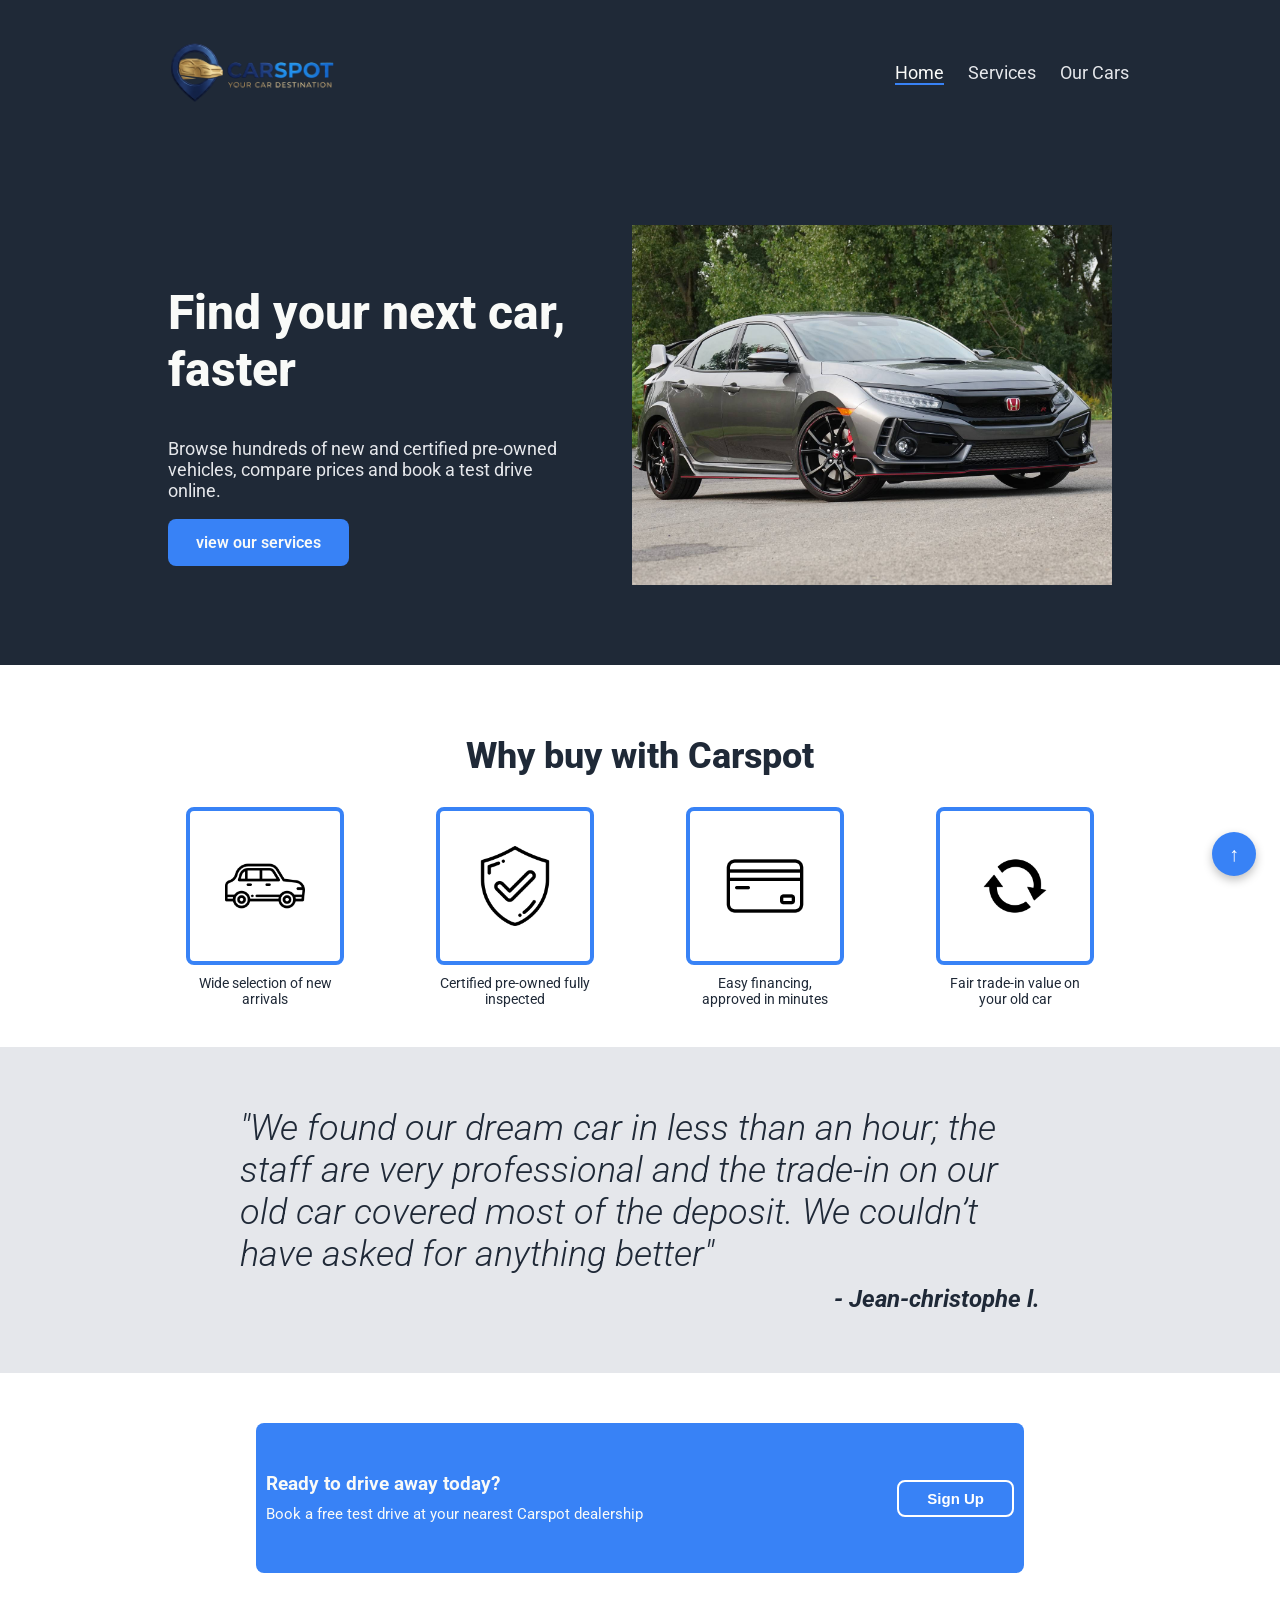
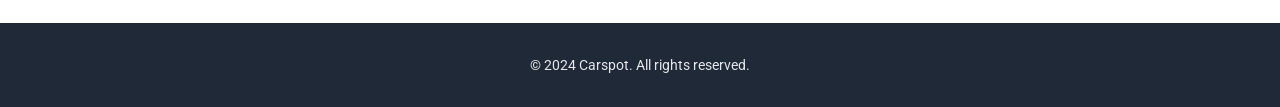
<file: index.html>
<!doctype html>
<html lang="en">
  <head>
    <meta charset="UTF-8" />
    <meta name="viewport" content="width=device-width, initial-scale=1.0" />
    <link rel="stylesheet" href="style.css" />
    <title>Carspot</title>
  </head>
  <body class="main-content">
    <div class="container">
      <header class="header container">
        <img src="./imagess/Carspot-logo.png" alt="Carspot logo" />
        <input type="checkbox" id="menu-toggle" class="burger-toggle" />
        <label for="menu-toggle" class="burger">
          <span></span>
          <span></span>
          <span></span>
        </label>
        <nav class="navigation">
          <a href="./index.html" class="active">Home</a>
          <a href="./services.html">Services</a>
          <a href="./ourCars.html">Our Cars</a>
        </nav>
      </header>
    </div>
    <main>
      <div class="container">
        <section class="hero">
          <div class="hero-text">
            <h1>Find your next car, faster</h1>
            <p>
              Browse hundreds of new and certified pre-owned vehicles, compare
              prices and book a test drive online.
            </p>
            <a href="./services.html" class="service_link">view our services</a>
          </div>
          <img
            src="./imagess/car2.jpeg"
            alt="This placeholder show a car on our park"
          />
        </section>
      </div>

      <section class="info">
        <h2>Why buy with Carspot</h2>
        <div class="info-cards">
            <figure class="info-item">
                <div class="info-card">
                    <img src="./imagess/auto.png" alt="" />
                </div>
                <figcaption>Wide selection of new arrivals</figcaption>
            </figure>
            <figure class="info-item">
                <div class="info-card">
                    <img src="./imagess/info-icon.png" alt="" />
                </div>
                <figcaption>Certified pre-owned fully inspected</figcaption>
            </figure>
            <figure class="info-item">
                <div class="info-card">
                    <img src="./imagess/credit_card-icon.png" alt="" />
                </div>
                <figcaption>Easy financing, approved in minutes</figcaption>
            </figure>
            <figure class="info-item">
                <div class="info-card">
                    <img src="./imagess/arrow_info-icon.png" alt="" />
                </div>
                <figcaption>Fair trade-in value on your old car</figcaption>
            </figure>
        </div>
      </section>
      <section class="citations">
        <blockquote>
          "We found our dream car in less than an hour; the staff are very
          professional and the trade-in on our old car covered most of the
          deposit. We couldn’t have asked for anything better"
          <cite class="author">- Jean-christophe l.</cite>
        </blockquote>
      </section>

      <section class="call-to-action">
        <div class="action-container">
          <div>
            <h3>Ready to drive away today?</h3>
            <p>Book a free test drive at your nearest Carspot dealership</p>
          </div>
          <button class="action-button">Sign Up</button>
        </div>
      </section>
    </main>
    <footer class="footer">
      <p>&copy; 2024 Carspot. All rights reserved.</p>
    </footer>
    <a href="#" class="back-to-top" aria-label="Back to top">&uarr;</a>
  </body>
</html>
</file>
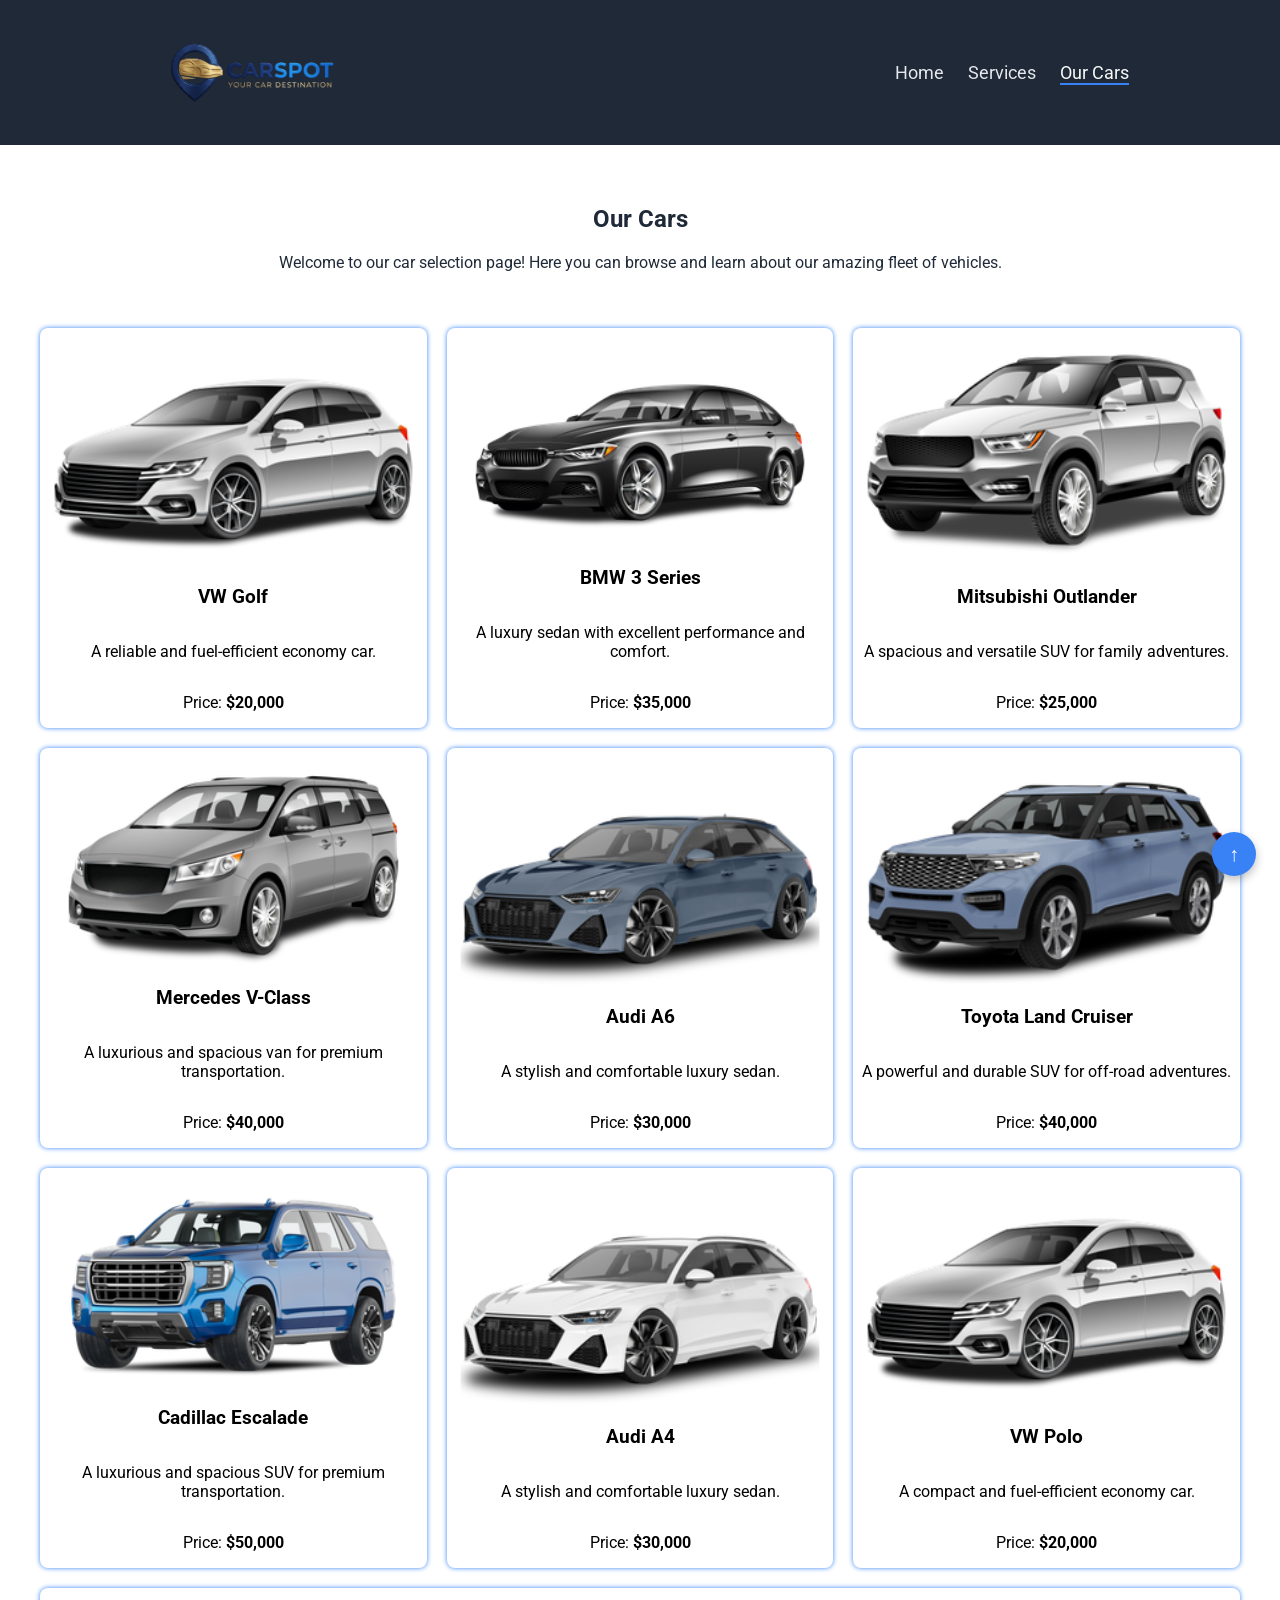
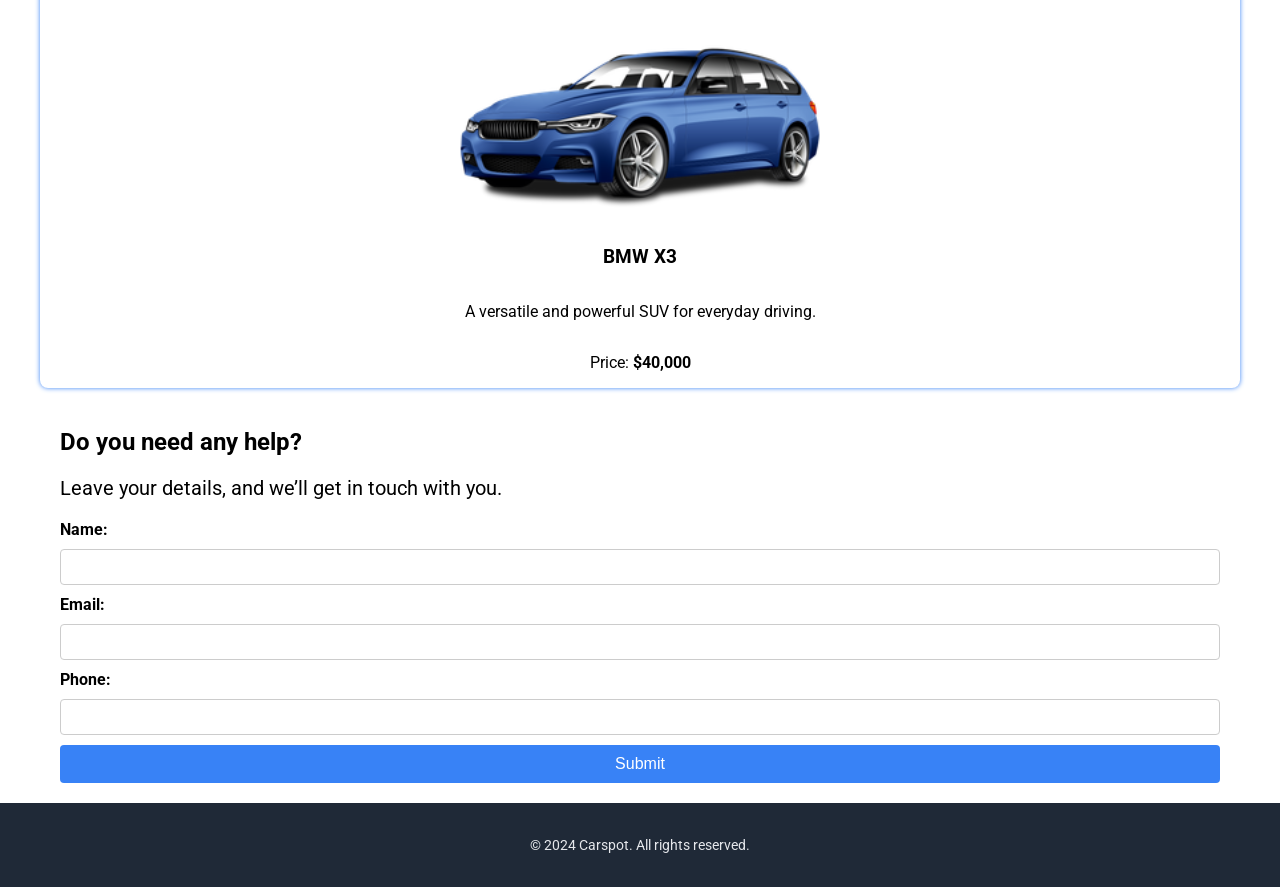
<file: ourCars.html>
<!DOCTYPE html>
<html lang="en">

<head>
    <meta charset="UTF-8">
    <meta name="viewport" content="width=device-width, initial-scale=1.0">
    <link rel="stylesheet" href="style.css">
    <link rel="stylesheet" href="ourCars.css">
    <title>Carspot</title>
</head>

<body class="main-content">

    <div class="container">
        <header class="header">
            <img src="./imagess/Carspot-logo.png" alt="Carspot logo">
            <input type="checkbox" id="menu-toggle" class="burger-toggle">
            <label for="menu-toggle" class="burger">
                <span></span>
                <span></span>
                <span></span>
            </label>
            <nav class="navigation">
                <a href="./index.html">Home</a>
                <a href="./services.html">Services</a>
                <a href="./ourCars.html" class="active">Our Cars</a>
            </nav>
        </header>
    </div>
    <main class="our-cars-content">
        <section class="info">
            <h1>Our Cars</h1>
            <p>Welcome to our car selection page! Here you can browse and learn about our amazing fleet of vehicles.
            </p>
        </section>
        <section class="car-list">
            <article class="car-item">
                <div class="car-image">
                    <img src="./assets/images/cars/02_economy_white.png" alt="White Car Model 2">
                </div>

                <h3>VW Golf</h3>
                <p>A reliable and fuel-efficient economy car.</p>
                <p>Price: <strong>$20,000</strong></p>
            </article>
            <article class="car-item">
                <div class="car-image">
                    <img src="./assets/images/cars/04_premium.png" alt="White Car Model 2">
                </div>

                <h3>BMW 3 Series</h3>
                <p>A luxury sedan with excellent performance and comfort.</p>
                <p>Price: <strong>$35,000</strong></p>
            </article>
            <article class="car-item">
                <div class="car-image">
                    <img src="./assets/images/cars/05_suv-small_white.png" alt="White Car Model 2">
                </div>

                <h3>Mitsubishi Outlander</h3>
                <p>A spacious and versatile SUV for family adventures.</p>
                <p>Price: <strong>$25,000</strong></p>
            </article>
            <article class="car-item">
                <div class="car-image">
                    <img src="./assets/images/cars/11_van_grey.png" alt="White Car Model 2">
                </div>

                <h3>Mercedes V-Class</h3>
                <p>A luxurious and spacious van for premium transportation.</p>
                <p>Price: <strong>$40,000</strong></p>
            </article>
            <article class="car-item">
                <div class="car-image">
                    <img src="./assets/images/cars/42_wagon_blue.png" alt="White Car Model 2">
                </div>

                <h3>Audi A6</h3>
                <p>A stylish and comfortable luxury sedan.</p>
                <p>Price: <strong>$30,000</strong></p>
            </article>
            <article class="car-item">
                <div class="car-image">
                    <img src="./assets/images/cars/28_suv_medium_blue.png" alt="White Car Model 2">
                </div>

                <h3>Toyota Land Cruiser</h3>
                <p>A powerful and durable SUV for off-road adventures.</p>
                <p>Price: <strong>$40,000</strong></p>
            </article>
            <article class="car-item">
                <div class="car-image">
                    <img src="./assets/images/cars/35_suv_large_blue.png" alt="White Car Model 2">
                </div>

                <h3>Cadillac Escalade</h3>
                <p>A luxurious and spacious SUV for premium transportation.</p>
                <p>Price: <strong>$50,000</strong></p>
            </article>
            <article class="car-item">
                <div class="car-image">
                    <img src="./assets/images/cars/42_wagon_white.png" alt="White Car Model 2">
                </div>

                <h3>Audi A4</h3>
                <p>A stylish and comfortable luxury sedan.</p>
                <p>Price: <strong>$30,000</strong></p>
            </article>
            <article class="car-item">
                <div class="car-image">
                    <img src="./assets/images/cars/02_economy_white.png" alt="White Car Model 2">
                </div>

                <h3>VW Polo</h3>
                <p>A compact and fuel-efficient economy car.</p>
                <p>Price: <strong>$20,000</strong></p>
            </article>
            <article class="car-item">
                <div class="car-image">
                    <img src="./assets/images/cars/10_station-wagon_blue.png" alt="White Car Model 2">
                </div>

                <h3>BMW X3</h3>
                <p>A versatile and powerful SUV for everyday driving.</p>
                <p>Price: <strong>$40,000</strong></p>
            </article>

        </section>

        <section class="contactUs">
            <h2>Do you need any help?</h2>
            <p>Leave your details, and we’ll get in touch with you.</p>


            <form action="#" method="post" class="contactUs-form">
                <label for="name">Name:</label>
                <input type="text" id="name" name="name" required>

                <label for="email">Email:</label>
                <input type="email" id="email" name="email" required>

                <label for="tel">Phone:</label>
                <input type="tel" id="tel" name="tel" required>

                <button type="submit">Submit</button>
            </form>



        </section>
    </main>



    <footer class="footer">
        <p>&copy; 2024 Carspot. All rights reserved.</p>
    </footer>
    <a href="#" class="back-to-top" aria-label="Back to top">&uarr;</a>
</body>

</html>
</file>
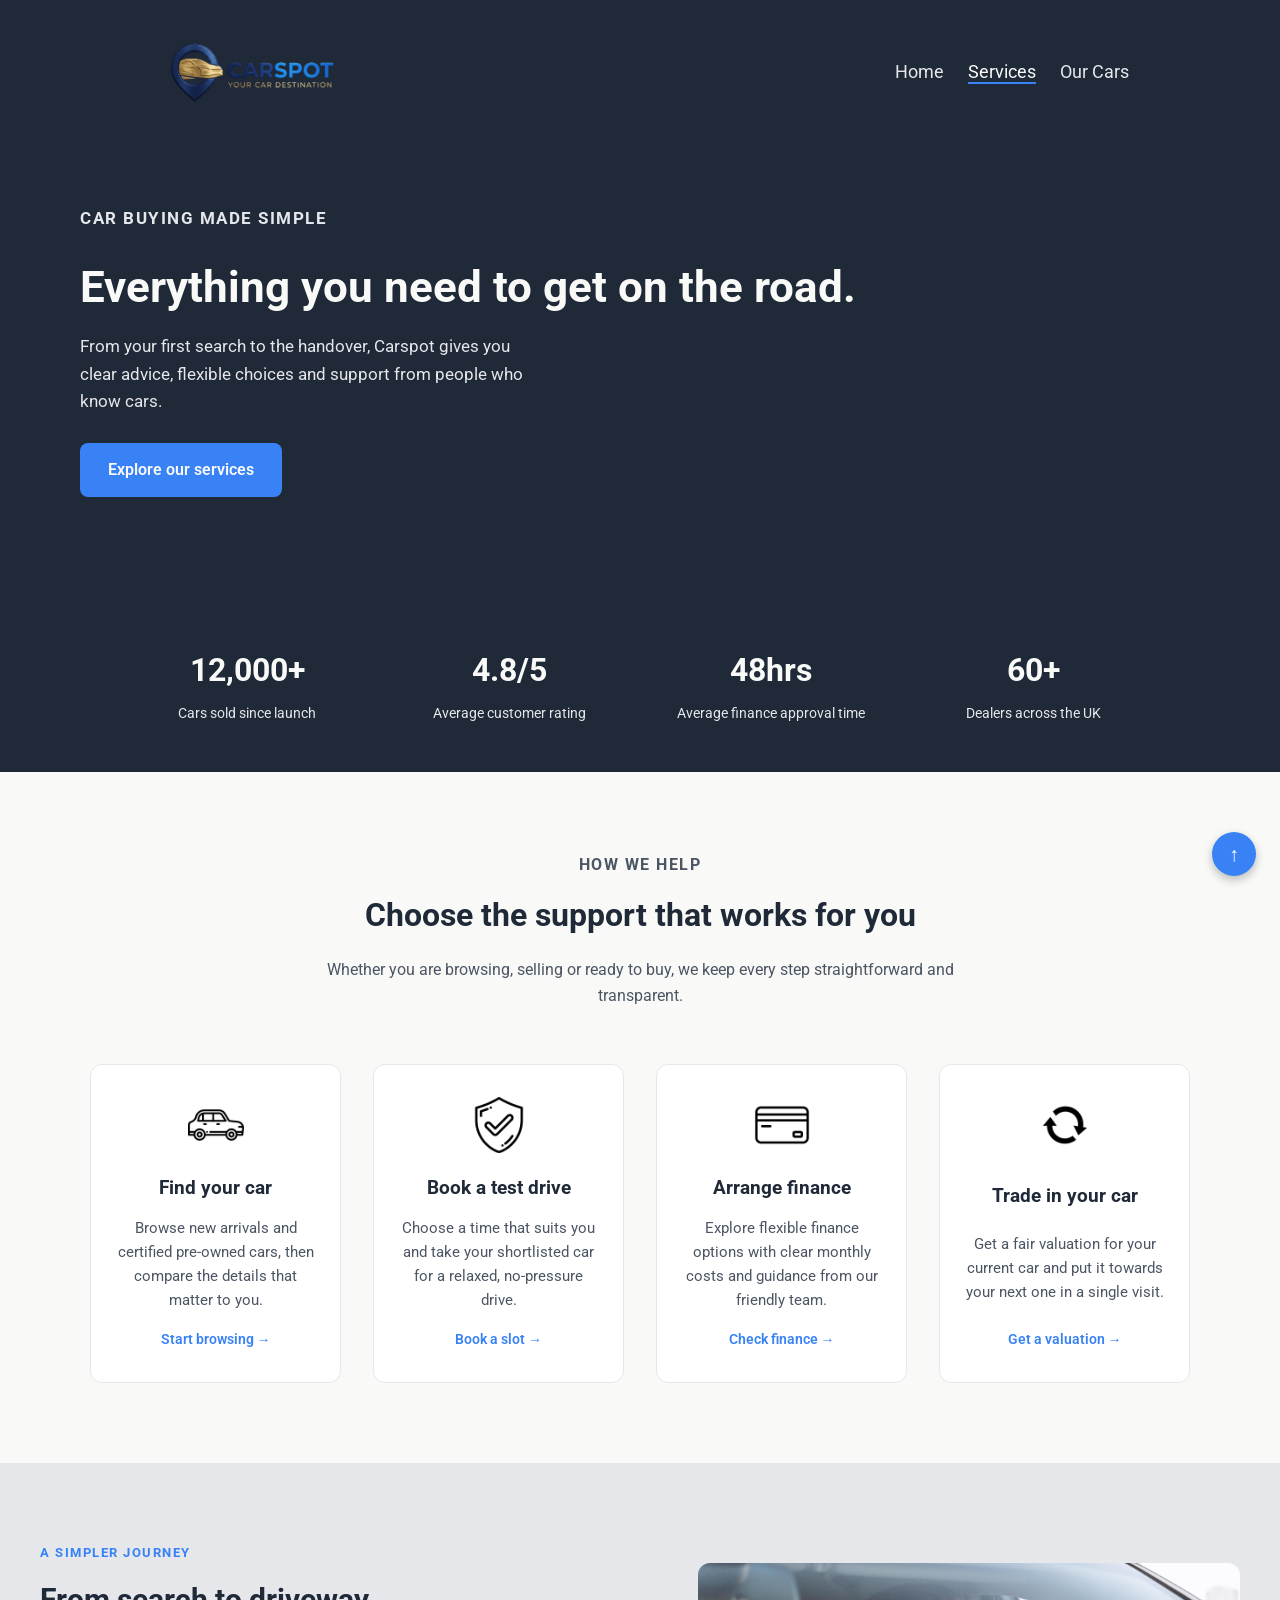
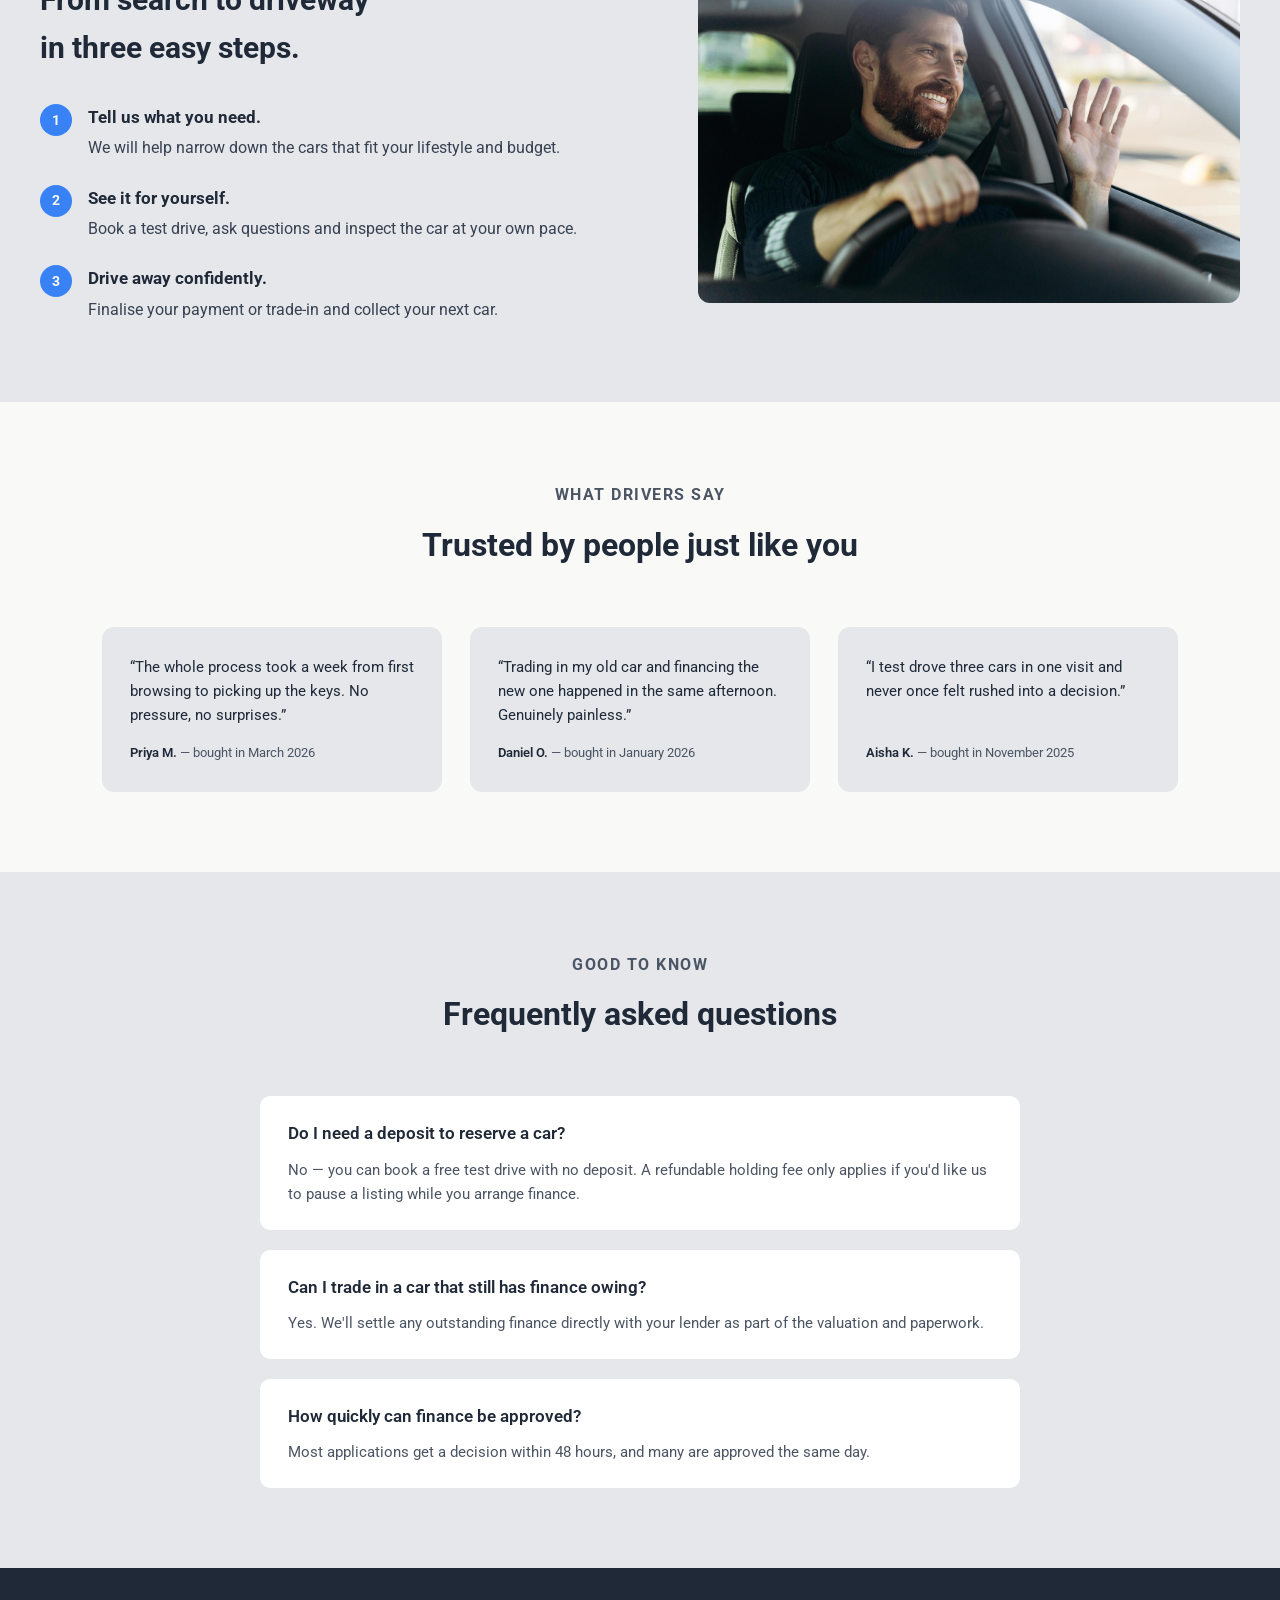
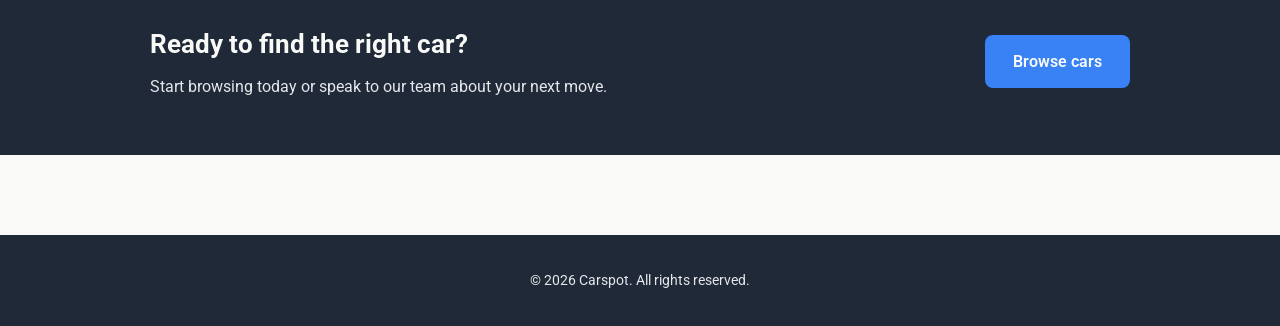
<file: services.html>
<!doctype html>
<html lang="en">
  <head>
    <meta charset="UTF-8" />
    <meta name="viewport" content="width=device-width, initial-scale=1.0" />
    <meta
      name="description"
      content="Carspot services — search, test drive, finance and trade-in your next car with clear, honest guidance."
    />
    <link rel="stylesheet" href="style.css" />
    <link rel="stylesheet" href="services.css" />
    <title>Carspot | Services</title>
  </head>
  <body class="main-content services-page">
    <div class="container">
      <header class="header">
        <img src="./imagess/Carspot-logo.png" alt="Carspot logo" />
        <input type="checkbox" id="menu-toggle" class="burger-toggle" />
        <label for="menu-toggle" class="burger">
          <span></span>
          <span></span>
          <span></span>
        </label>
        <nav class="navigation">
          <a href="./index.html">Home</a>
          <a href="./services.html" class="active">Services</a>
          <a href="./ourCars.html">Our Cars</a>
        </nav>
      </header>
    </div>

    <main class="container">
      <!-- Hero -->
      <section class="services-hero" aria-labelledby="hero-heading">
        <div class="services-hero-content">
          <p class="eyebrow">Car buying made simple</p>
          <h1 id="hero-heading">Everything you need to get on the road.</h1>
          <p>
            From your first search to the handover, Carspot gives you clear
            advice, flexible choices and support from people who know cars.
          </p>
          <a class="primary-link" href="#services">Explore our services</a>
        </div>
      </section>

      <!-- Trust strip -->
      <section class="services-stats" aria-label="Carspot in numbers">
        <ul class="stats-list">
          <li>
            <strong>12,000+</strong>
            <span>Cars sold since launch</span>
          </li>
          <li>
            <strong>4.8/5</strong>
            <span>Average customer rating</span>
          </li>
          <li>
            <strong>48hrs</strong>
            <span>Average finance approval time</span>
          </li>
          <li>
            <strong>60+</strong>
            <span>Dealers across the UK</span>
          </li>
        </ul>
      </section>

      <!-- Core services -->
      <section
        class="services-intro"
        id="services"
        aria-labelledby="services-heading"
      >
        <div class="section-heading">
          <p class="eyebrow">How we help</p>
          <h2 id="services-heading">Choose the support that works for you</h2>
          <p>
            Whether you are browsing, selling or ready to buy, we keep every
            step straightforward and transparent.
          </p>
        </div>

        <div class="service-list">
          <article class="service-card">
            <img
              src="imagess/auto.png"
              alt="car image logo"
              aria-hidden="true"
            />
            <h3>Find your car</h3>
            <p>
              Browse new arrivals and certified pre-owned cars, then compare the
              details that matter to you.
            </p>
            <a class="card-link" href="./ourCars.html">Start browsing &rarr;</a>
          </article>
          <article class="service-card">
            <img src="imagess/info-icon.png" alt="" aria-hidden="true" />
            <h3>Book a test drive</h3>
            <p>
              Choose a time that suits you and take your shortlisted car for a
              relaxed, no-pressure drive.
            </p>
            <a class="card-link" href="./ourCars.html">Book a slot &rarr;</a>
          </article>
          <article class="service-card">
            <img src="imagess/credit_card-icon.png" alt="" aria-hidden="true" />
            <h3>Arrange finance</h3>
            <p>
              Explore flexible finance options with clear monthly costs and
              guidance from our friendly team.
            </p>
            <a class="card-link" href="./ourCars.html">Check finance &rarr;</a>
          </article>
          <article class="service-card">
            <img src="imagess/arrow_info-icon.png" alt="" aria-hidden="true" />
            <h3>Trade in your car</h3>
            <p>
              Get a fair valuation for your current car and put it towards your
              next one in a single visit.
            </p>
            <a class="card-link" href="./ourCars.html"
              >Get a valuation &rarr;</a
            >
          </article>
        </div>
      </section>

      <!-- Steps -->
      <section class="service-steps" aria-labelledby="steps-heading">
        <div class="steps-content">
          <p class="eyebrow">A simpler journey</p>
          <h2 id="steps-heading">
            From search to driveway in three easy steps.
          </h2>
          <ol>
            <li>
              <strong>Tell us what you need.</strong> We will help narrow down
              the cars that fit your lifestyle and budget.
            </li>
            <li>
              <strong>See it for yourself.</strong> Book a test drive, ask
              questions and inspect the car at your own pace.
            </li>
            <li>
              <strong>Drive away confidently.</strong> Finalise your payment or
              trade-in and collect your next car.
            </li>
          </ol>
        </div>
        <figure class="steps-figure">
          <img
            src="imagess/handsome-young-smiling-driver-of-car-waving-hand-as-a-sign-of-greeting-while-driving-the-car-with-pleasure-emotions-transportation-concept-free-photo.jfif"
            alt="Driver enjoying a test drive"
            class="steps-image"
          />
        </figure>
      </section>

      <!-- Testimonials -->
      <section
        class="services-testimonials"
        aria-labelledby="testimonials-heading"
      >
        <div class="section-heading">
          <p class="eyebrow">What drivers say</p>
          <h2 id="testimonials-heading">Trusted by people just like you</h2>
        </div>
        <div class="testimonial-list">
          <blockquote class="testimonial-card">
            <p>
              &ldquo;The whole process took a week from first browsing to
              picking up the keys. No pressure, no surprises.&rdquo;
            </p>
            <footer>
              <cite>Priya M.</cite> &mdash;
              <time datetime="2026-03">bought in March 2026</time>
            </footer>
          </blockquote>
          <blockquote class="testimonial-card">
            <p>
              &ldquo;Trading in my old car and financing the new one happened in
              the same afternoon. Genuinely painless.&rdquo;
            </p>
            <footer>
              <cite>Daniel O.</cite> &mdash;
              <time datetime="2026-01">bought in January 2026</time>
            </footer>
          </blockquote>
          <blockquote class="testimonial-card">
            <p>
              &ldquo;I test drove three cars in one visit and never once felt
              rushed into a decision.&rdquo;
            </p>
            <footer>
              <cite>Aisha K.</cite> &mdash;
              <time datetime="2025-11">bought in November 2025</time>
            </footer>
          </blockquote>
        </div>
      </section>

      <!-- FAQ -->
      <section class="services-faq" aria-labelledby="faq-heading">
        <div class="section-heading">
          <p class="eyebrow">Good to know</p>
          <h2 id="faq-heading">Frequently asked questions</h2>
        </div>
        <dl class="faq-list">
          <div class="faq-item">
            <dt>Do I need a deposit to reserve a car?</dt>
            <dd>
              No — you can book a free test drive with no deposit. A refundable
              holding fee only applies if you'd like us to pause a listing while
              you arrange finance.
            </dd>
          </div>
          <div class="faq-item">
            <dt>Can I trade in a car that still has finance owing?</dt>
            <dd>
              Yes. We'll settle any outstanding finance directly with your
              lender as part of the valuation and paperwork.
            </dd>
          </div>
          <div class="faq-item">
            <dt>How quickly can finance be approved?</dt>
            <dd>
              Most applications get a decision within 48 hours, and many are
              approved the same day.
            </dd>
          </div>
        </dl>
      </section>

      <!-- CTA -->
      <section class="services-cta" aria-labelledby="cta-heading">
        <div>
          <h2 id="cta-heading">Ready to find the right car?</h2>
          <p>Start browsing today or speak to our team about your next move.</p>
        </div>
        <a class="cta-link" href="./ourCars.html">Browse cars</a>
      </section>
    </main>

    <footer class="footer">
      <p>&copy; 2026 Carspot. All rights reserved.</p>
    </footer>
    <a href="#" class="back-to-top" aria-label="Back to top">&uarr;</a>
  </body>
</html>
</file>
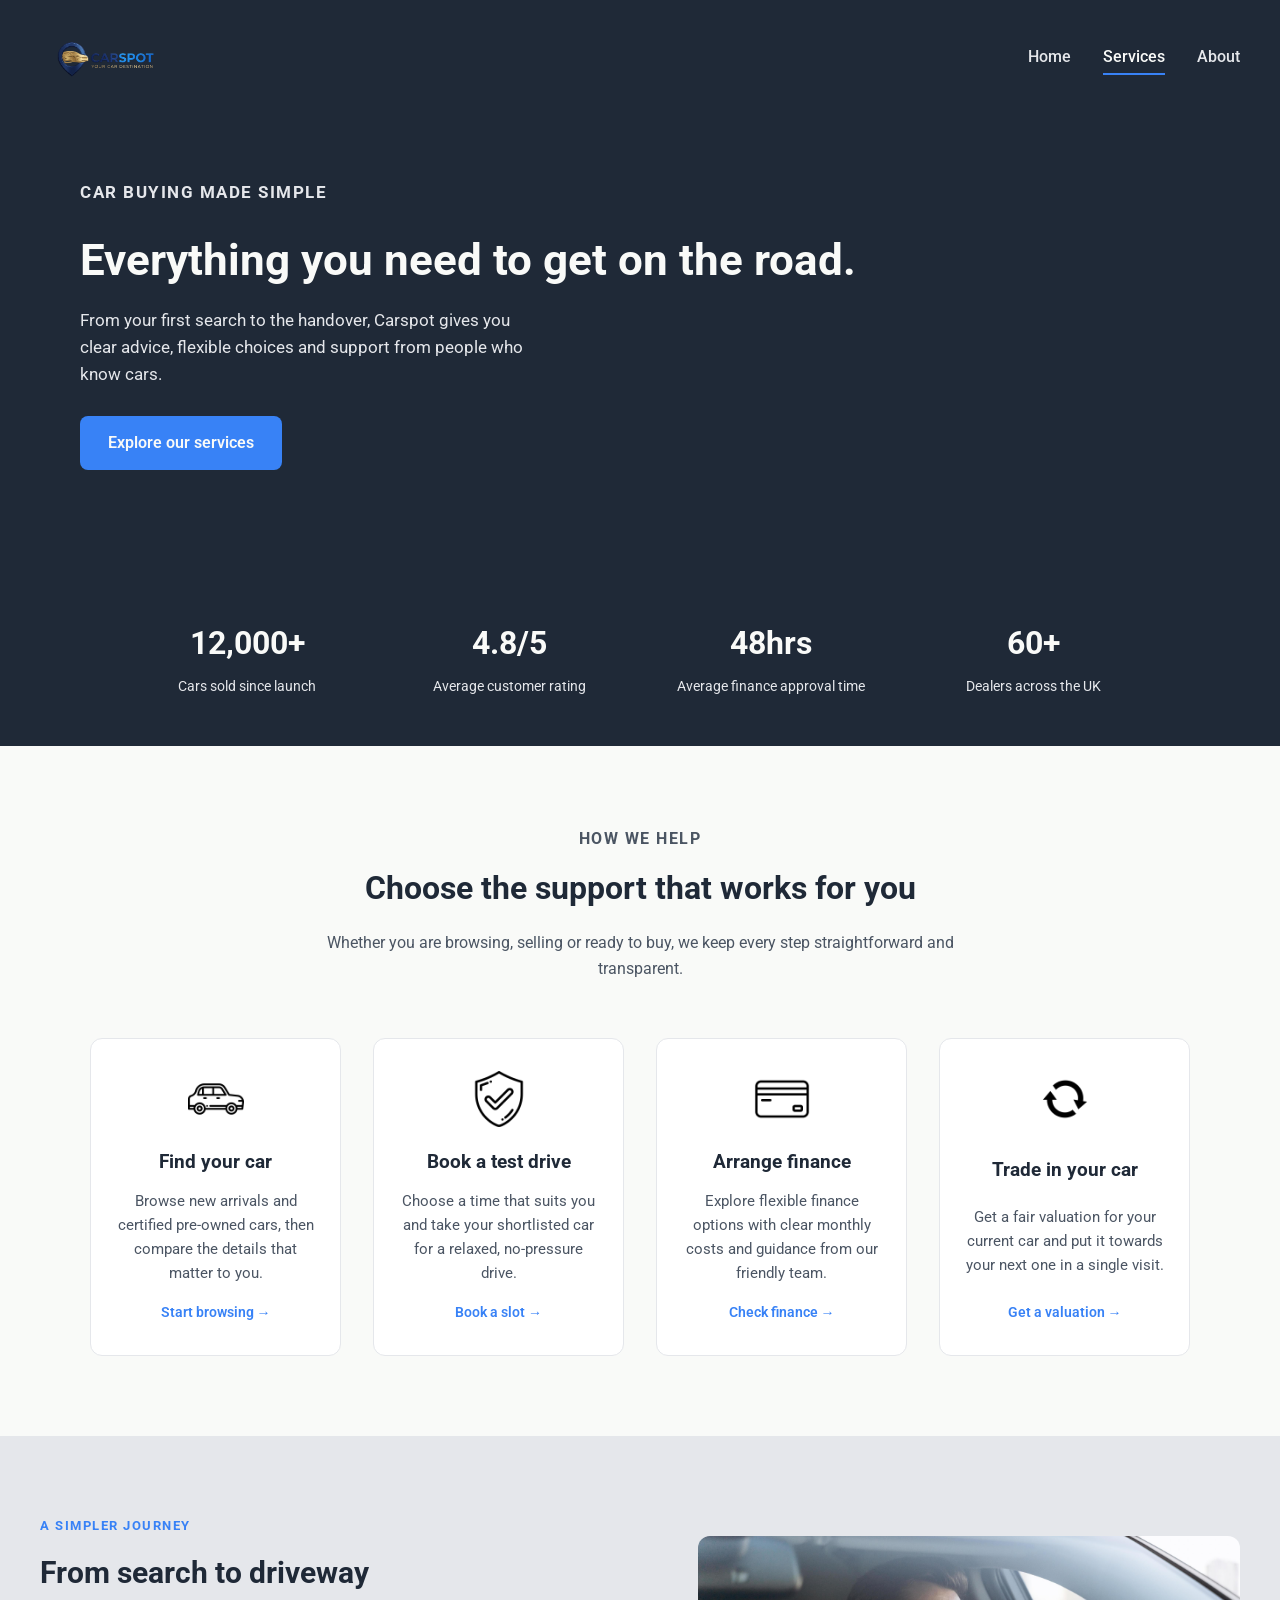
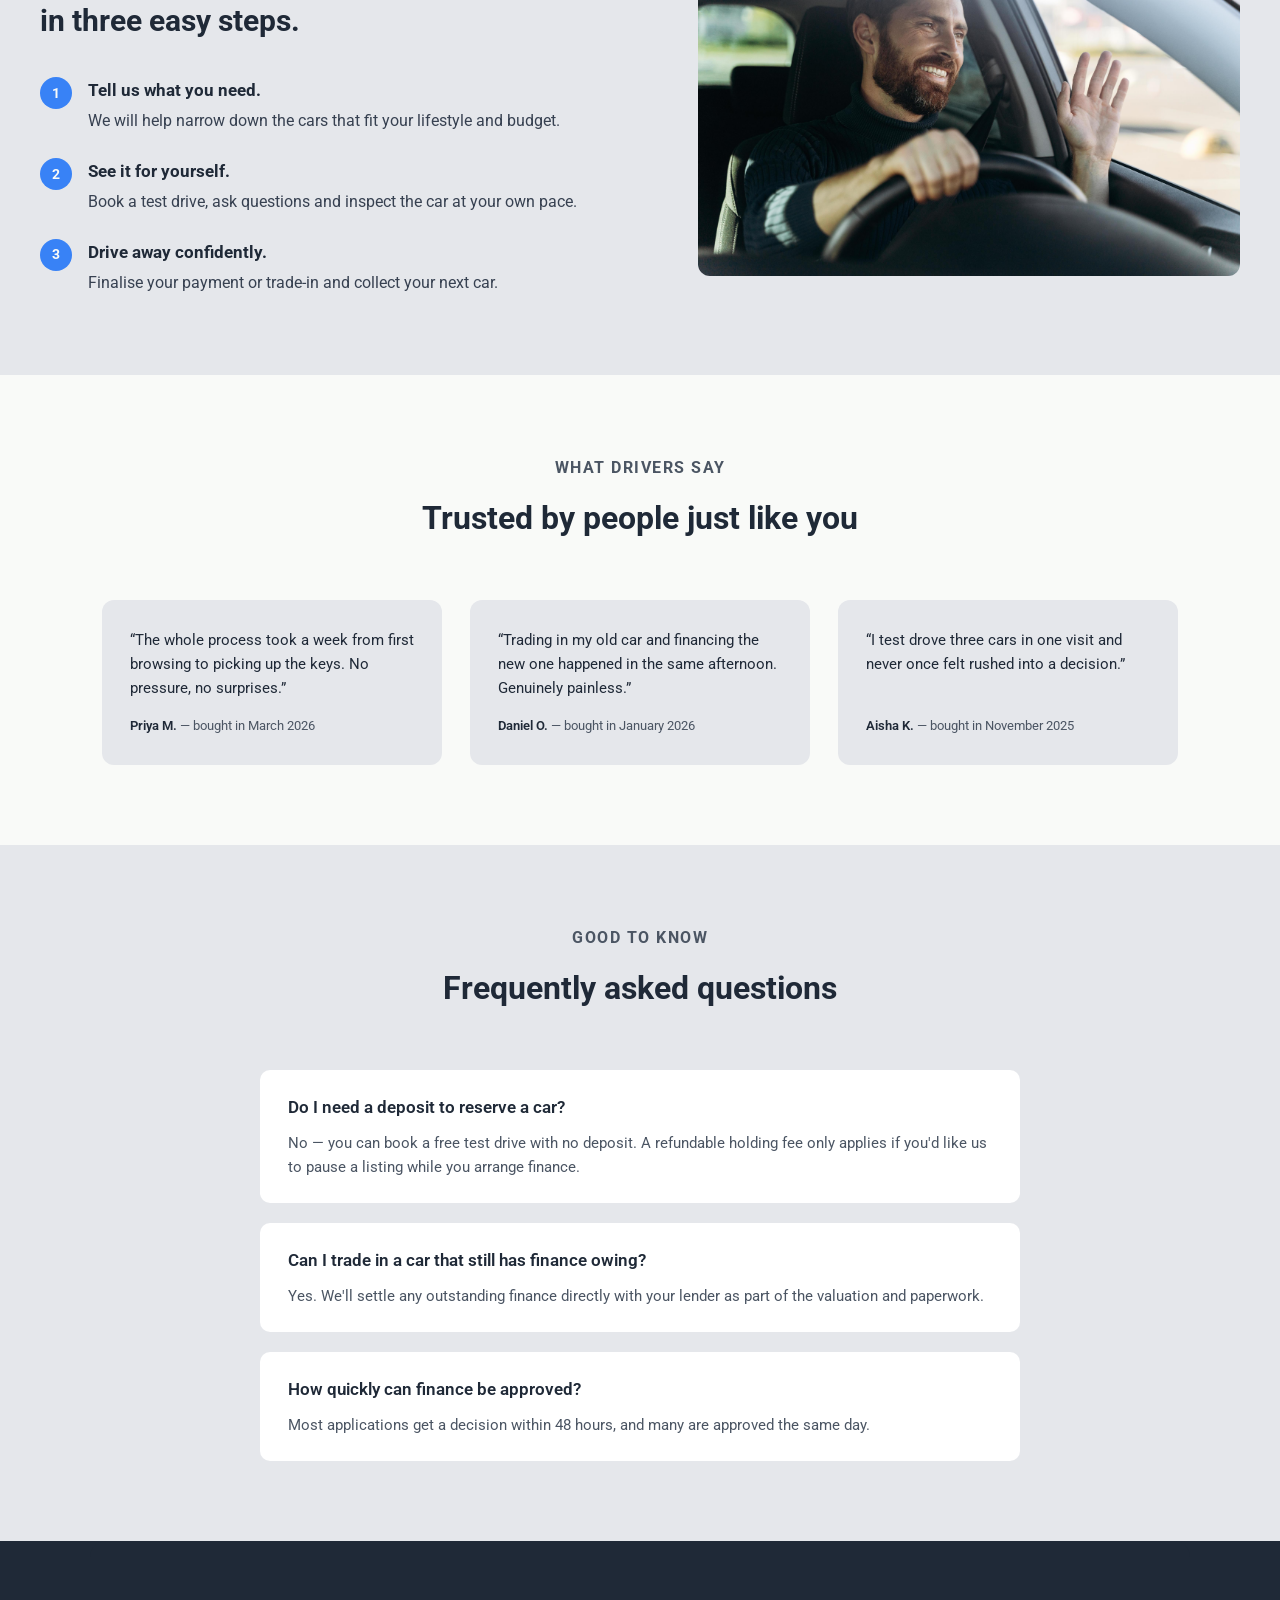
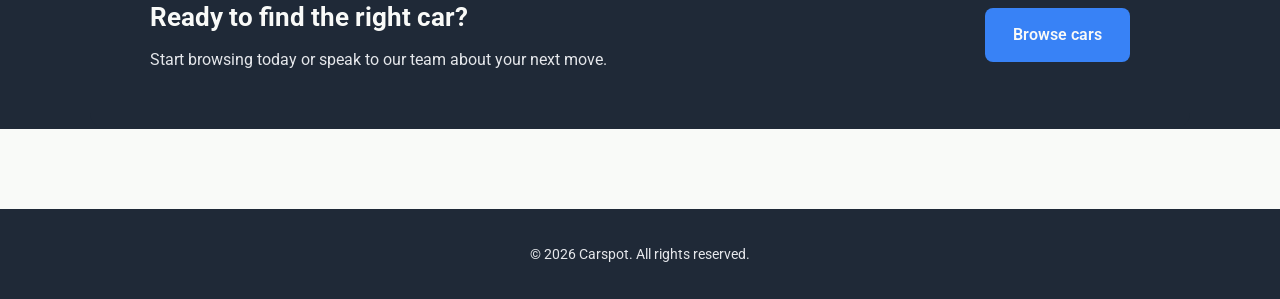
<file: pages/services.html>
<!doctype html>
<html lang="en">
  <head>
    <meta charset="UTF-8" />
    <meta name="viewport" content="width=device-width, initial-scale=1.0" />
    <meta
      name="description"
      content="Carspot services — search, test drive, finance and trade-in your next car with clear, honest guidance."
    />
    <link rel="stylesheet" href="/css/services.css" />
    <title>Carspot | Services</title>
  </head>
  <body class="main-content services-page">
    <header class="header container">
      <a href="/index.html" class="brand-link" aria-label="Carspot home">
        <img src="/images/Carspot-logo.png" alt="Carspot logo" />
      </a>
      <input type="checkbox" id="menu-toggle" class="burger-toggle" />
      <label
        for="menu-toggle"
        class="burger"
        aria-label="Toggle navigation menu"
      >
        <span></span>
        <span></span>
        <span></span>
      </label>
      <nav class="navigation" aria-label="Main navigation">
        <a href="/index.html">Home</a>
        <a href="./services.html" aria-current="page">Services</a>
        <a href="./about.html">About</a>
      </nav>
    </header>

    <main class="container">
      <!-- Hero -->
      <section class="services-hero" aria-labelledby="hero-heading">
        <div class="services-hero-content">
          <p class="eyebrow">Car buying made simple</p>
          <h1 id="hero-heading">Everything you need to get on the road.</h1>
          <p>
            From your first search to the handover, Carspot gives you clear
            advice, flexible choices and support from people who know cars.
          </p>
          <a class="primary-link" href="#services">Explore our services</a>
        </div>
      </section>

      <!-- Trust strip -->
      <section class="services-stats" aria-label="Carspot in numbers">
        <ul class="stats-list">
          <li>
            <strong>12,000+</strong>
            <span>Cars sold since launch</span>
          </li>
          <li>
            <strong>4.8/5</strong>
            <span>Average customer rating</span>
          </li>
          <li>
            <strong>48hrs</strong>
            <span>Average finance approval time</span>
          </li>
          <li>
            <strong>60+</strong>
            <span>Dealers across the UK</span>
          </li>
        </ul>
      </section>

      <!-- Core services -->
      <section
        class="services-intro"
        id="services"
        aria-labelledby="services-heading"
      >
        <div class="section-heading">
          <p class="eyebrow">How we help</p>
          <h2 id="services-heading">Choose the support that works for you</h2>
          <p>
            Whether you are browsing, selling or ready to buy, we keep every
            step straightforward and transparent.
          </p>
        </div>

        <div class="service-list">
          <article class="service-card">
            <img src="/images/auto.png" alt="" aria-hidden="true" />
            <h3>Find your car</h3>
            <p>
              Browse new arrivals and certified pre-owned cars, then compare the
              details that matter to you.
            </p>
            <a class="card-link" href="/index.html">Start browsing &rarr;</a>
          </article>
          <article class="service-card">
            <img src="/images/info-icon.png" alt="" aria-hidden="true" />
            <h3>Book a test drive</h3>
            <p>
              Choose a time that suits you and take your shortlisted car for a
              relaxed, no-pressure drive.
            </p>
            <a class="card-link" href="./about.html">Book a slot &rarr;</a>
          </article>
          <article class="service-card">
            <img src="/images/credit_card-icon.png" alt="" aria-hidden="true" />
            <h3>Arrange finance</h3>
            <p>
              Explore flexible finance options with clear monthly costs and
              guidance from our friendly team.
            </p>
            <a class="card-link" href="./about.html">Check finance &rarr;</a>
          </article>
          <article class="service-card">
            <img src="/images/arrow_info-icon.png" alt="" aria-hidden="true" />
            <h3>Trade in your car</h3>
            <p>
              Get a fair valuation for your current car and put it towards your
              next one in a single visit.
            </p>
            <a class="card-link" href="./about.html">Get a valuation &rarr;</a>
          </article>
        </div>
      </section>

      <!-- Steps -->
      <section class="service-steps" aria-labelledby="steps-heading">
        <div class="steps-content">
          <p class="eyebrow">A simpler journey</p>
          <h2 id="steps-heading">
            From search to driveway in three easy steps.
          </h2>
          <ol>
            <li>
              <strong>Tell us what you need.</strong> We will help narrow down
              the cars that fit your lifestyle and budget.
            </li>
            <li>
              <strong>See it for yourself.</strong> Book a test drive, ask
              questions and inspect the car at your own pace.
            </li>
            <li>
              <strong>Drive away confidently.</strong> Finalise your payment or
              trade-in and collect your next car.
            </li>
          </ol>
        </div>
        <figure class="steps-figure">
          <img
            src="/images/handsome-young-smiling-driver-of-car-waving-hand-as-a-sign-of-greeting-while-driving-the-car-with-pleasure-emotions-transportation-concept-free-photo.jfif"
            alt="Driver enjoying a test drive"
            class="steps-image"
          />
        </figure>
      </section>

      <!-- Testimonials -->
      <section
        class="services-testimonials"
        aria-labelledby="testimonials-heading"
      >
        <div class="section-heading">
          <p class="eyebrow">What drivers say</p>
          <h2 id="testimonials-heading">Trusted by people just like you</h2>
        </div>
        <div class="testimonial-list">
          <blockquote class="testimonial-card">
            <p>
              &ldquo;The whole process took a week from first browsing to
              picking up the keys. No pressure, no surprises.&rdquo;
            </p>
            <footer>
              <cite>Priya M.</cite> &mdash;
              <time datetime="2026-03">bought in March 2026</time>
            </footer>
          </blockquote>
          <blockquote class="testimonial-card">
            <p>
              &ldquo;Trading in my old car and financing the new one happened in
              the same afternoon. Genuinely painless.&rdquo;
            </p>
            <footer>
              <cite>Daniel O.</cite> &mdash;
              <time datetime="2026-01">bought in January 2026</time>
            </footer>
          </blockquote>
          <blockquote class="testimonial-card">
            <p>
              &ldquo;I test drove three cars in one visit and never once felt
              rushed into a decision.&rdquo;
            </p>
            <footer>
              <cite>Aisha K.</cite> &mdash;
              <time datetime="2025-11">bought in November 2025</time>
            </footer>
          </blockquote>
        </div>
      </section>

      <!-- FAQ -->
      <section class="services-faq" aria-labelledby="faq-heading">
        <div class="section-heading">
          <p class="eyebrow">Good to know</p>
          <h2 id="faq-heading">Frequently asked questions</h2>
        </div>
        <dl class="faq-list">
          <div class="faq-item">
            <dt>Do I need a deposit to reserve a car?</dt>
            <dd>
              No — you can book a free test drive with no deposit. A refundable
              holding fee only applies if you'd like us to pause a listing while
              you arrange finance.
            </dd>
          </div>
          <div class="faq-item">
            <dt>Can I trade in a car that still has finance owing?</dt>
            <dd>
              Yes. We'll settle any outstanding finance directly with your
              lender as part of the valuation and paperwork.
            </dd>
          </div>
          <div class="faq-item">
            <dt>How quickly can finance be approved?</dt>
            <dd>
              Most applications get a decision within 48 hours, and many are
              approved the same day.
            </dd>
          </div>
        </dl>
      </section>

      <!-- CTA -->
      <section class="services-cta" aria-labelledby="cta-heading">
        <div>
          <h2 id="cta-heading">Ready to find the right car?</h2>
          <p>Start browsing today or speak to our team about your next move.</p>
        </div>
        <a class="cta-link" href="about.html">Browse cars</a>
      </section>
    </main>

    <footer class="footer">
      <p>&copy; 2026 Carspot. All rights reserved.</p>
    </footer>
  </body>
</html>
</file>
<file: style.css>
body {
  margin: 0;
}

html {
  scroll-behavior: smooth;
}
:root {
  --color-bg-dark: #1f2937;
  --color-bg-grey: #e5e7eb;
  --color-text-grey: #1f2937;
  --color-text-light: #f9faf8;
  --color-text-muted: #e5e7eb;
  --color-accent: #3882f6;
}

@font-face {
  font-family: "Roboto";
  src: url(fonts/Roboto-VariableFont_wdth\,wght.ttf) format("truetype");
}

@font-face {
  font-family: "RobotoItalic";
  src: url(fonts/Roboto-Italic-VariableFont_wdth\,wght.ttf) format("truetype");
}

.main-content {
  font-family: "Roboto";
}

.container {
  background-color: var(--color-bg-dark);
}

.header,
.hero {
  display: flex;
  justify-content: space-between;
  margin: 0 10%;
  padding: 80px 40px;
  align-items: center;
}

.hero {
  justify-content: flex-start;
  gap: 60px;
}

.header {
  padding: 1%;
  position: relative;
}

.header img {
  width: 220px;
  height: auto;
}

.navigation a {
  color: var(--color-text-muted);
  text-decoration: none;
  font-size: 18px;
  margin: 10px;
  transition: color 0.2s ease;
}

.navigation a:hover {
  color: var(--color-text-light);
}

.burger-toggle {
  display: none;
}

.burger {
  display: none;
  cursor: pointer;
  background: none;
  border: none;
  flex-direction: column;
  gap: 5px;
}

.burger span {
  display: block;
  width: 25px;
  height: 3px;
  background-color: white;
  transition: 0.3s;
}

@keyframes fade-in-up {
  from {
    opacity: 0;
    transform: translateY(120px);
  }

  to {
    opacity: 1;
    transform: translateY(0);
  }
}

.hero-text h1,
.hero-text p,
.hero-text button {
  animation: fade-in-up 0.6s ease-out both;
}

.hero-text p {
  animation-delay: 0.15s;
}

.hero-text button {
  animation-delay: 0.3s;
}

.hero-text h1 {
  color: var(--color-text-light);
  font-size: 48px;
  font-weight: 800;
}

.hero-text p {
  color: var(--color-text-muted);
  font-size: 18px;
  margin-top: 20px;
}

.hero-text button,
.action-button {
  color: #ffffff;
  font-size: 18px;
  font-weight: bold;
  background-color: var(--color-accent);
  border: none;
  border-radius: 8px;
  padding: 8px 28px;
  cursor: pointer;
  transition:
    transform 0.2s ease,
    background-color 0.2s ease;
}

.hero-text button:hover,
.action-button:hover {
  transform: scale(1.05);
  background-color: #2f6fd6;
}

.hero img {
  width: 100%;
  max-width: 480px;
  height: auto;
  aspect-ratio: 4 / 3;
  object-fit: cover;
}

.footer {
  background-color: var(--color-bg-dark);
  color: var(--color-text-muted);
  text-align: center;
  padding: 20px;
  font-size: 14px;
}

.info {
  background-color: white;
  color: var(--color-text-grey);
  padding: 40px 20px;
  text-align: center;
}

.info h2 {
  font-size: 36px;
  font-weight: 800;
}

.info-cards {
  display: flex;
  justify-content: space-between;
  gap: 20px;
  max-width: 900px;
  margin: 30px auto 0;
}

.info-item {
  display: flex;
  flex-direction: column;
  align-items: center;
  max-width: 150px;
  margin: 0;
}

.service_link {
  text-decoration: none;
  display: inline-block;
  background-color: var(--color-accent);
  color: var(--color-text-light);
  font-weight: 600;
  padding: 14px 28px;
  border-radius: 8px;
  transition:
    transform 0.2s ease,
    box-shadow 0.2s ease;
}

.info-card {
  width: 150px;
  height: 150px;
  border: 4px solid var(--color-accent);
  border-radius: 8px;
  display: flex;
  flex-direction: column;
  align-items: center;
  justify-content: center;
  transition:
    transform 0.2s ease,
    box-shadow 0.2s ease;
  -webkit-transition:
    transform 0.2s ease,
    box-shadow 0.2s ease;
  -moz-transition:
    transform 0.2s ease,
    box-shadow 0.2s ease;
  -ms-transition:
    transform 0.2s ease,
    box-shadow 0.2s ease;
  -o-transition:
    transform 0.2s ease,
    box-shadow 0.2s ease;
}

.info-card:hover {
  transform: translateY(-6px);
  box-shadow: 0 8px 16px rgba(0, 0, 0, 0.15);
}

.info-card img {
  width: 80px;
  height: fit-content;
}

.info-item figcaption {
  margin-top: 10px;
  font-size: 14px;
}

.citations {
  background-color: var(--color-bg-grey);
  padding: 60px 20px;
}

.citations blockquote {
  max-width: 800px;
  margin: 0 auto;
  font-size: 36px;
  font-weight: 300;
  font-family: "RobotoItalic";
  color: var(--color-text-grey);
  text-align: left;
}

.author {
  display: block;
  margin-top: 10px;
  text-align: right;
  font-weight: bold;
  font-size: 24px;
}

.call-to-action {
  background-color: var(--color-accent);
  color: var(--color-text-light);
  text-align: center;
  padding: 50px 10px;
  margin: 50px 20%;
  border-radius: 8px;
}

.call-to-action h3 {
  margin: 0 0 10px;
}

.call-to-action p {
  font-size: 15px;
  margin: 0;
}

.action-button {
  font-size: 15px;
  border: 2px solid #ffffff;
}

.action-container {
  display: flex;
  justify-content: space-between;
  align-items: center;
  max-width: 800px;
  margin: 0 auto;
  text-align: left;
}

@media (max-width: 1192px) {
  .hero {
    flex-direction: column;
    text-align: center;
    gap: 30px;
  }
}

@media (max-width: 753px) {
  .action-container {
    flex-direction: column;
    text-align: center;
  }

  .action-button {
    margin-top: 20px;
  }
}

@media (max-width: 703px) {
  .info-cards {
    align-items: center;
    flex-wrap: wrap;
  }

  .info-item {
    width: calc(50% - 10px);
  }
}

@media (max-width: 776px) {
  .header {
    position: fixed;
    top: 0;
    left: 0;
    width: 100%;
    margin: 0;
    padding: 10px 20px;
    z-index: 1000;
    background-color: var(--color-bg-dark);
    box-sizing: border-box;
  }

  .header img {
    width: 140px;
  }

  .navigation {
    display: none;
    flex-direction: column;
    position: absolute;
    top: 50px;
    left: 0;
    width: 100%;
    text-align: right;
  }

  .navigation a {
    font-size: 12px;
  }

  .burger {
    display: flex;
    position: absolute;
    right: 30px;
  }

  #menu-toggle:checked ~ .navigation {
    display: flex;
    justify-content: center;
    align-items: center;
    position: fixed;
    top: 0;
    left: 0;
    z-index: 1001;
    width: 100%;
    height: 100vh;
    background-color: var(--color-bg-dark);
  }

  #menu-toggle:checked ~ .burger span:nth-child(1) {
    transform: translateY(8px) rotate(45deg);
  }

  #menu-toggle:checked ~ .burger span:nth-child(2) {
    opacity: 0;
  }

  #menu-toggle:checked ~ .burger span:nth-child(3) {
    transform: translateY(-8px) rotate(-45deg);
  }

  #menu-toggle:checked ~ .burger {
    z-index: 1002;
  }
}

@media (max-width: 389px) {
  .info-cards {
    align-items: center;
    flex-direction: column;
  }
}

blockquote {
  animation: fade-in-up 0.8s ease-out both;
  animation-timeline: view();
  animation-range: entry 0% entry 35%;
}

.info-cards,
.call-to-action {
  animation: fade-in-up 0.8s ease-out both;
  animation-timeline: view();
  animation-range: entry 0% entry 35%;
}

.back-to-top {
  position: fixed;
  bottom: 24px;
  right: 24px;
  width: 44px;
  height: 44px;
  border-radius: 50%;
  background-color: var(--color-accent);
  color: #ffffff;
  display: flex;
  align-items: center;
  justify-content: center;
  font-size: 20px;
  text-decoration: none;
  box-shadow: 0 4px 10px rgba(0, 0, 0, 0.25);
  transition: transform 0.2s ease, background-color 0.2s ease;
  z-index: 900;
}

.back-to-top:hover {
  transform: translateY(-3px);
  background-color: #2f6fd6;
}

a.active {
  color: var(--color-text-light);
  border-bottom: 2px solid var(--color-accent);
}
</file>
<file: ourCars.css>
.our-cars-content {
    max-width: 1200px;
    margin: 0 auto;
}

.car-list {
    display: flex;
    flex-wrap: wrap;

    gap: 20px;
    justify-content: left;
}

.car-item {
    flex: 1 1 calc(33.33% - 20px);

    height: 400px;
    cursor: pointer;
    box-shadow: 0 0 5px var(--color-accent);
    border-radius: 8px;
    display: flex;
    flex-direction: column;
    align-items: stretch;
    text-align: center;
    transition: transform 0.3s ease, box-shadow 0.3s ease;
}

.car-item:hover {
    box-shadow: 0 0 10px var(--color-accent);
    transform: scale(1.02);
}

.car-image {

    width: 100%;

    overflow: hidden;

}

.car-image>img {
    width: 100%;
    height: 100%;
    object-fit: contain;

}

.contactUs {
    padding: 20px;
}

.contactUs h2 {
    font-size: 24px;
    margin-bottom: 10px;
}

.contactUs p {
    font-size: 20px;
    margin-bottom: 20px;
}

.contactUs-form {
   display: flex;
    flex-direction: column;
    gap: 10px;
}

.contactUs-form label {
    font-size: 16px;
    font-weight: bold;
}

.contactUs-form input {
    padding: 8px;
    font-size: 16px;
    border: 1px solid #ccc;
    border-radius: 4px;
}

.contactUs-form button {
    padding: 10px;
    font-size: 16px;
    background-color: var(--color-accent);
    color: #fff;
    border: none;
    border-radius: 4px;
    cursor: pointer;
    transition: box-shadow 0.3s ease;
}

.contactUs-form button:hover {
    box-shadow: 0 0 5px var(--color-accent);
}

@media (max-width: 776px) {
    .header {
        position: fixed;
        top: 0;
        left: 0;
        width: 100%;
        margin: 0;
        padding: 10px 20px;
        z-index: 1000;
        background-color: var(--color-bg-dark);
        box-sizing: border-box;
    }

    .header img {
        width: 140px;
    }

    main {
        padding-top: 100px;
    }

    .navigation {
        display: none;
        flex-direction: column;
        position: absolute;
        top: 50px;
        left: 0;
        width: 100%;
        text-align: right;
    }

    .navigation a {
        font-size: 12px;
    }

    .burger {
        display: flex;
        position: absolute;
        right: 30px;
    }

    #menu-toggle:checked~.navigation {
        display: flex;
        justify-content: center;
        align-items: center;
        position: fixed;
        top: 0;
        left: 0;
        z-index: 1001;
        width: 100%;
        height: 100vh;
        background-color: var(--color-bg-dark);
    }

    #menu-toggle:checked~.burger span:nth-child(1) {
        transform: translateY(8px) rotate(45deg);
    }

    #menu-toggle:checked~.burger span:nth-child(2) {
        opacity: 0;
    }

    #menu-toggle:checked~.burger span:nth-child(3) {
        transform: translateY(-8px) rotate(-45deg);
    }

    #menu-toggle:checked~.burger {
        z-index: 1002;
    }
}

@media (max-width: 820px) {
    .car-item {
        flex: 1 1 calc(50% - 20px);
    }
}

@media (max-width: 500px) {
    .car-item {
        flex: 1 1 calc(100% - 20px);
    }
}
</file>
<file: services.css>
:root {
  --color-bg-dark: #1f2937;
  --color-bg-grey: #e5e7eb;
  --color-text-grey: #1f2937;
  --color-text-light: #f9faf8;
  --color-text-muted: #e5e7eb;
  --color-accent: #3882f6;
}

@font-face {
  font-family: "Roboto";
  src: url(fonts/Roboto-VariableFont_wdth\,wght.ttf) format("truetype");
}
@font-face {
  font-family: "RobotoItalic";
  src: url(fonts/Roboto-Italic-VariableFont_wdth\,wght.ttf) format("truetype");
}

/* ---------- Base / reset ---------- */
* {
  box-sizing: border-box;
}

html {
  scroll-behavior: smooth;
}

body {
  margin: 0;
  font-family: "Roboto", sans-serif;
  color: var(--color-text-grey);
  line-height: 1.6;
  background-color: var(--color-text-light);
}

img {
  max-width: 100%;
  display: block;
}

a {
  text-decoration: none;
  color: inherit;
}

ol,
ul {
  padding: 0;
  margin: 0;
}

.main-content {
  font-family: "Roboto";
}

.container {
  background-color: var(--color-bg-dark);
}

/* Header, nav and burger menu now come from the shared style.css */

/* ---------- Services Hero ---------- */
.services-hero {
  display: flex;
  align-items: center;
  justify-content: space-between;
  gap: 48px;
  padding: 60px 40px 100px;
  max-width: 1200px;
  margin: 0 auto;
}

.services-hero-content {
  flex: 1 1 480px;
}

.eyebrow {
  color: var(--color-accent);
  text-transform: uppercase;
  letter-spacing: 1.5px;
  font-size: 13px;
  font-weight: 700;
  margin: 0 0 12px;
}

.services-hero-content h1 {
  color: var(--color-text-light);
  font-size: 44px;
  line-height: 1.2;
  margin: 0 0 20px;
}

.services-hero-content p {
  color: var(--color-text-muted);
  font-size: 17px;
  margin: 0 0 28px;
  max-width: 46ch;
}

.primary-link {
  display: inline-block;
  background-color: var(--color-accent);
  color: var(--color-text-light);
  font-weight: 600;
  padding: 14px 28px;
  border-radius: 8px;
  transition:
    transform 0.2s ease,
    box-shadow 0.2s ease;
}

.primary-link:hover {
  transform: translateY(-2px);
  box-shadow: 0 8px 20px rgba(56, 130, 246, 0.35);
}

.services-hero-image {
  flex: 1 1 420px;
}

.services-hero-image img {
  border-radius: 12px;
  width: 100%;
  height: 320px;
  object-fit: cover;
}

/* ---------- Services intro / cards ---------- */
.services-intro {
  background-color: var(--color-text-light);
  padding: 80px 40px;
}

.section-heading {
  text-align: center;
  max-width: 640px;
  margin: 0 auto 56px;
}

.section-heading h2 {
  font-size: 32px;
  margin: 8px 0 16px;
}

.section-heading p {
  color: #4b5563;
  font-size: 16px;
}

.service-list {
  display: flex;
  flex-wrap: wrap;
  justify-content: center;
  gap: 32px;
  max-width: 1100px;
  margin: 0 auto;
}

.service-card {
  display: flex;
  flex-direction: column;
  justify-content: space-between;
  background-color: #ffffff;
  border: 1px solid var(--color-bg-grey);
  border-radius: 12px;
  padding: 32px 24px;
  text-align: center;
  transition:
    transform 0.2s ease,
    box-shadow 0.2s ease;
  flex: 1 1 240px;
  max-width: 260px;
}

.service-card:hover {
  transform: translateY(-6px);
  box-shadow: 0 12px 28px rgba(31, 41, 55, 0.1);
}

.service-card img {
  width: 56px;
  height: 56px;
  margin: 0 auto 20px;
  object-fit: contain;
}

.service-card h3 {
  font-size: 19px;
  margin: 0 0 12px;
}

.service-card p {
  color: #4b5563;
  font-size: 15px;
  margin: 0;
}

.card-link {
  display: inline-block;
  margin-top: 16px;
  color: var(--color-accent);
  font-weight: 600;
  font-size: 14px;
  transition: transform 0.2s ease;
}

.card-link:hover {
  transform: translateX(4px);
}

/* ---------- Stats strip ---------- */
.services-stats {
  background-color: var(--color-bg-dark);
  padding: 48px 40px;
}

.stats-list {
  list-style: none;
  display: flex;
  flex-wrap: wrap;
  justify-content: center;
  gap: 48px;
  max-width: 1000px;
  margin: 0 auto;
  text-align: center;
}

.stats-list li {
  display: flex;
  flex-direction: column;
  gap: 6px;
  flex: 1 1 160px;
}

.stats-list strong {
  color: var(--color-text-light);
  font-size: 32px;
  font-weight: 700;
}

.stats-list span {
  color: var(--color-text-muted);
  font-size: 14px;
}

/* ---------- Service steps ---------- */
.service-steps {
  display: flex;
  align-items: center;
  gap: 56px;
  background-color: var(--color-bg-grey);
  padding: 80px 40px;
}

.steps-content {
  flex: 1 1 480px;
}

.steps-content h2 {
  font-size: 30px;
  margin: 8px 0 32px;
  max-width: 20ch;
}

.steps-content ol {
  list-style: none;
  display: flex;
  flex-direction: column;
  gap: 24px;
  counter-reset: step;
}

.steps-content li {
  position: relative;
  padding-left: 48px;
  font-size: 16px;
  color: #374151;
}

.steps-content li::before {
  counter-increment: step;
  content: counter(step);
  position: absolute;
  left: 0;
  top: 0;
  width: 32px;
  height: 32px;
  border-radius: 50%;
  background-color: var(--color-accent);
  color: var(--color-text-light);
  font-weight: 700;
  font-size: 14px;
  display: flex;
  align-items: center;
  justify-content: center;
}

.steps-content li strong {
  display: block;
  color: var(--color-text-grey);
  font-size: 17px;
  margin-bottom: 4px;
}

.steps-image {
  flex: 1 1 420px;
  border-radius: 12px;
  width: 100%;
  height: 340px;
  object-fit: cover;
}

.steps-figure {
  flex: 1 1 420px;
  margin: 0;
}

/* ---------- Testimonials ---------- */
.services-testimonials {
  background-color: var(--color-text-light);
  padding: 80px 40px;
}

.testimonial-list {
  display: flex;
  flex-wrap: wrap;
  justify-content: center;
  gap: 28px;
  max-width: 1100px;
  margin: 0 auto;
}

.testimonial-card {
  display: flex;
  flex-direction: column;
  justify-content: space-between;
  background-color: var(--color-bg-grey);
  border-radius: 12px;
  padding: 28px;
  flex: 1 1 280px;
  max-width: 340px;
  margin: 0;
}

.testimonial-card p {
  font-size: 15px;
  line-height: 1.6;
  color: var(--color-text-grey);
  margin: 0 0 16px;
}

.testimonial-card footer {
  font-size: 13px;
  color: #4b5563;
}

.testimonial-card cite {
  font-style: normal;
  font-weight: 600;
  color: var(--color-text-grey);
}

/* ---------- FAQ ---------- */
.services-faq {
  background-color: var(--color-bg-grey);
  padding: 80px 40px;
}

.faq-list {
  display: flex;
  flex-direction: column;
  gap: 20px;
  max-width: 760px;
  margin: 0 auto;
}

.faq-item {
  background-color: #ffffff;
  border-radius: 10px;
  padding: 24px 28px;
}

.faq-item dt {
  font-weight: 600;
  font-size: 17px;
  margin: 0 0 10px;
}

.faq-item dd {
  margin: 0;
  color: #4b5563;
  font-size: 15px;
  line-height: 1.6;
}

/* ---------- CTA ---------- */
.services-cta {
  display: flex;
  align-items: center;
  justify-content: space-between;
  gap: 24px;
  flex-wrap: wrap;
  background-color: var(--color-bg-dark);
  color: var(--color-text-light);
  padding: 56px 60px;
  margin: 0 40px 80px;
  border-radius: 16px;
  max-width: 1100px;
  margin-left: auto;
  margin-right: auto;
}

.services-cta h2 {
  font-size: 26px;
  margin: 0 0 8px;
}

.services-cta p {
  color: var(--color-text-muted);
  margin: 0;
}

.cta-link {
  background-color: var(--color-accent);
  color: var(--color-text-light);
  font-weight: 600;
  padding: 14px 28px;
  border-radius: 8px;
  white-space: nowrap;
  transition:
    transform 0.2s ease,
    box-shadow 0.2s ease;
}

.cta-link:hover {
  transform: translateY(-2px);
  box-shadow: 0 8px 20px rgba(56, 130, 246, 0.35);
}

/* ---------- Footer ---------- */
.footer {
  background-color: var(--color-bg-dark);
  color: var(--color-text-muted);
  text-align: center;
  padding: 20px;
  font-size: 14px;
}

/* ---------- Responsive ---------- */
@media (max-width: 900px) {
  .services-hero,
  .service-steps {
    flex-direction: column;
    text-align: center;
  }

  .services-hero-content p {
    margin-left: auto;
    margin-right: auto;
  }

  .steps-content li {
    text-align: left;
  }
}

@media (max-width: 776px) {
  .services-hero {
    margin-top: 5rem;
  }

  .services-cta {
    flex-direction: column;
    text-align: center;
    padding: 40px 32px;
    margin: 0 20px 60px;
  }

  .stats-list {
    gap: 32px;
  }

  .testimonial-card,
  .faq-item {
    max-width: 100%;
  }
}

@media (max-width: 475px) {
  .services-hero-content p {
    font-size: 15px;
  }

  .services-hero-content h1 {
    font-size: 32px;
  }
}
</file>
<file: css/services.css>
:root {
  --color-bg-dark: #1f2937;
  --color-bg-grey: #e5e7eb;
  --color-text-grey: #1f2937;
  --color-text-light: #f9faf8;
  --color-text-muted: #e5e7eb;
  --color-accent: #3882f6;
}

@font-face {
  font-family: "Roboto";
  src: url(/fonts/Roboto-VariableFont_wdth\,wght.ttf) format("truetype");
}
@font-face {
  font-family: "RobotoItalic";
  src: url(/fonts/Roboto-Italic-VariableFont_wdth\,wght.ttf) format("truetype");
}

/* ---------- Base / reset ---------- */
* {
  box-sizing: border-box;
}

html {
  scroll-behavior: smooth;
}

body {
  margin: 0;
  font-family: "Roboto", sans-serif;
  color: var(--color-text-grey);
  line-height: 1.6;
  background-color: var(--color-text-light);
}

img {
  max-width: 100%;
  display: block;
}

a {
  text-decoration: none;
  color: inherit;
}

ol,
ul {
  padding: 0;
  margin: 0;
}

.main-content {
  font-family: "Roboto";
}

.container {
  background-color: var(--color-bg-dark);
}

/* ---------- Header / Nav ---------- */
.header {
  display: flex;
  justify-content: space-between;
  align-items: center;
  padding: 24px 40px;
  position: relative;
}

.brand-link {
  display: inline-flex;
  align-items: center;
}

.brand-link img {
  width: 130px;
  height: auto;
}

.navigation {
  display: flex;
  gap: 32px;
}

.navigation a {
  color: var(--color-text-muted);
  font-size: 16px;
  font-weight: 500;
  transition: color 0.2s ease;
}

.navigation a:hover,
.navigation a[aria-current="page"] {
  color: var(--color-text-light);
}

.navigation a[aria-current="page"] {
  border-bottom: 2px solid var(--color-accent);
  padding-bottom: 4px;
}

/* Burger menu (hidden on desktop) */
.burger-toggle {
  display: none;
}

.burger {
  display: none;
  flex-direction: column;
  gap: 5px;
  cursor: pointer;
  z-index: 20;
}

.burger span {
  width: 26px;
  height: 3px;
  background-color: var(--color-text-light);
  border-radius: 2px;
}

/* ---------- Services Hero ---------- */
.services-hero {
  display: flex;
  align-items: center;
  justify-content: space-between;
  gap: 48px;
  padding: 60px 40px 100px;
  max-width: 1200px;
  margin: 0 auto;
}

.services-hero-content {
  flex: 1 1 480px;
}

.eyebrow {
  color: var(--color-accent);
  text-transform: uppercase;
  letter-spacing: 1.5px;
  font-size: 13px;
  font-weight: 700;
  margin: 0 0 12px;
}

.services-hero-content h1 {
  color: var(--color-text-light);
  font-size: 44px;
  line-height: 1.2;
  margin: 0 0 20px;
}

.services-hero-content p {
  color: var(--color-text-muted);
  font-size: 17px;
  margin: 0 0 28px;
  max-width: 46ch;
}

.primary-link {
  display: inline-block;
  background-color: var(--color-accent);
  color: var(--color-text-light);
  font-weight: 600;
  padding: 14px 28px;
  border-radius: 8px;
  transition:
    transform 0.2s ease,
    box-shadow 0.2s ease;
}

.primary-link:hover {
  transform: translateY(-2px);
  box-shadow: 0 8px 20px rgba(56, 130, 246, 0.35);
}

.services-hero-image {
  flex: 1 1 420px;
}

.services-hero-image img {
  border-radius: 12px;
  width: 100%;
  height: 320px;
  object-fit: cover;
}

/* ---------- Services intro / cards ---------- */
.services-intro {
  background-color: var(--color-text-light);
  padding: 80px 40px;
}

.section-heading {
  text-align: center;
  max-width: 640px;
  margin: 0 auto 56px;
}

.section-heading h2 {
  font-size: 32px;
  margin: 8px 0 16px;
}

.section-heading p {
  color: #4b5563;
  font-size: 16px;
}

.service-list {
  display: flex;
  flex-wrap: wrap;
  justify-content: center;
  gap: 32px;
  max-width: 1100px;
  margin: 0 auto;
}

.service-card {
  display: flex;
  flex-direction: column;
  justify-content: space-between;
  background-color: #ffffff;
  border: 1px solid var(--color-bg-grey);
  border-radius: 12px;
  padding: 32px 24px;
  text-align: center;
  transition:
    transform 0.2s ease,
    box-shadow 0.2s ease;
  flex: 1 1 240px;
  max-width: 260px;
}

.service-card:hover {
  transform: translateY(-6px);
  box-shadow: 0 12px 28px rgba(31, 41, 55, 0.1);
}

.service-card img {
  width: 56px;
  height: 56px;
  margin: 0 auto 20px;
  object-fit: contain;
}

.service-card h3 {
  font-size: 19px;
  margin: 0 0 12px;
}

.service-card p {
  color: #4b5563;
  font-size: 15px;
  margin: 0;
}

.card-link {
  display: inline-block;
  margin-top: 16px;
  color: var(--color-accent);
  font-weight: 600;
  font-size: 14px;
  transition: transform 0.2s ease;
}

.card-link:hover {
  transform: translateX(4px);
}

/* ---------- Stats strip ---------- */
.services-stats {
  background-color: var(--color-bg-dark);
  padding: 48px 40px;
}

.stats-list {
  list-style: none;
  display: flex;
  flex-wrap: wrap;
  justify-content: center;
  gap: 48px;
  max-width: 1000px;
  margin: 0 auto;
  text-align: center;
}

.stats-list li {
  display: flex;
  flex-direction: column;
  gap: 6px;
  flex: 1 1 160px;
}

.stats-list strong {
  color: var(--color-text-light);
  font-size: 32px;
  font-weight: 700;
}

.stats-list span {
  color: var(--color-text-muted);
  font-size: 14px;
}

/* ---------- Service steps ---------- */
.service-steps {
  display: flex;
  align-items: center;
  gap: 56px;
  background-color: var(--color-bg-grey);
  padding: 80px 40px;
}

.steps-content {
  flex: 1 1 480px;
}

.steps-content h2 {
  font-size: 30px;
  margin: 8px 0 32px;
  max-width: 20ch;
}

.steps-content ol {
  list-style: none;
  display: flex;
  flex-direction: column;
  gap: 24px;
  counter-reset: step;
}

.steps-content li {
  position: relative;
  padding-left: 48px;
  font-size: 16px;
  color: #374151;
}

.steps-content li::before {
  counter-increment: step;
  content: counter(step);
  position: absolute;
  left: 0;
  top: 0;
  width: 32px;
  height: 32px;
  border-radius: 50%;
  background-color: var(--color-accent);
  color: var(--color-text-light);
  font-weight: 700;
  font-size: 14px;
  display: flex;
  align-items: center;
  justify-content: center;
}

.steps-content li strong {
  display: block;
  color: var(--color-text-grey);
  font-size: 17px;
  margin-bottom: 4px;
}

.steps-image {
  flex: 1 1 420px;
  border-radius: 12px;
  width: 100%;
  height: 340px;
  object-fit: cover;
}

.steps-figure {
  flex: 1 1 420px;
  margin: 0;
}

/* ---------- Testimonials ---------- */
.services-testimonials {
  background-color: var(--color-text-light);
  padding: 80px 40px;
}

.testimonial-list {
  display: flex;
  flex-wrap: wrap;
  justify-content: center;
  gap: 28px;
  max-width: 1100px;
  margin: 0 auto;
}

.testimonial-card {
  display: flex;
  flex-direction: column;
  justify-content: space-between;
  background-color: var(--color-bg-grey);
  border-radius: 12px;
  padding: 28px;
  flex: 1 1 280px;
  max-width: 340px;
  margin: 0;
}

.testimonial-card p {
  font-size: 15px;
  line-height: 1.6;
  color: var(--color-text-grey);
  margin: 0 0 16px;
}

.testimonial-card footer {
  font-size: 13px;
  color: #4b5563;
}

.testimonial-card cite {
  font-style: normal;
  font-weight: 600;
  color: var(--color-text-grey);
}

/* ---------- FAQ ---------- */
.services-faq {
  background-color: var(--color-bg-grey);
  padding: 80px 40px;
}

.faq-list {
  display: flex;
  flex-direction: column;
  gap: 20px;
  max-width: 760px;
  margin: 0 auto;
}

.faq-item {
  background-color: #ffffff;
  border-radius: 10px;
  padding: 24px 28px;
}

.faq-item dt {
  font-weight: 600;
  font-size: 17px;
  margin: 0 0 10px;
}

.faq-item dd {
  margin: 0;
  color: #4b5563;
  font-size: 15px;
  line-height: 1.6;
}

/* ---------- CTA ---------- */
.services-cta {
  display: flex;
  align-items: center;
  justify-content: space-between;
  gap: 24px;
  flex-wrap: wrap;
  background-color: var(--color-bg-dark);
  color: var(--color-text-light);
  padding: 56px 60px;
  margin: 0 40px 80px;
  border-radius: 16px;
  max-width: 1100px;
  margin-left: auto;
  margin-right: auto;
}

.services-cta h2 {
  font-size: 26px;
  margin: 0 0 8px;
}

.services-cta p {
  color: var(--color-text-muted);
  margin: 0;
}

.cta-link {
  background-color: var(--color-accent);
  color: var(--color-text-light);
  font-weight: 600;
  padding: 14px 28px;
  border-radius: 8px;
  white-space: nowrap;
  transition:
    transform 0.2s ease,
    box-shadow 0.2s ease;
}

.cta-link:hover {
  transform: translateY(-2px);
  box-shadow: 0 8px 20px rgba(56, 130, 246, 0.35);
}

/* ---------- Footer ---------- */
.footer {
  background-color: var(--color-bg-dark);
  color: var(--color-text-muted);
  text-align: center;
  padding: 20px;
  font-size: 14px;
}

/* ---------- Responsive ---------- */
@media (max-width: 900px) {
  .services-hero,
  .service-steps {
    flex-direction: column;
    text-align: center;
  }

  .services-hero-content p {
    margin-left: auto;
    margin-right: auto;
  }

  .steps-content li {
    text-align: left;
  }
}

@media (max-width: 700px) {
  .services-hero {
    margin-top: 5rem;
  }

  .header {
    position: fixed;
    top: 0;
    left: 0;
    width: 100%;
    margin: 0;
    padding: 10px 20px;
    z-index: 1000;
    background-color: var(--color-bg-dark);
    box-sizing: border-box;
  }
  .navigation {
    display: none;
    flex-direction: column;
    position: absolute;
    top: 50px;
    left: 0;
    width: 100%;
    text-align: right;
  }

  .navigation a {
    font-size: 12px;
  }

  .burger {
    display: flex;
    position: absolute;
    right: 30px;
  }

  #menu-toggle:checked ~ .navigation {
    display: flex;
    justify-content: center;
    align-items: center;
    position: fixed;
    top: 0;
    left: 0;
    z-index: 1001;
    width: 100%;
    height: 100vh;
    background-color: var(--color-bg-dark);
  }

  #menu-toggle:checked ~ .burger span:nth-child(1) {
    transform: translateY(8px) rotate(45deg);
  }

  #menu-toggle:checked ~ .burger span:nth-child(2) {
    opacity: 0;
  }

  #menu-toggle:checked ~ .burger span:nth-child(3) {
    transform: translateY(-8px) rotate(-45deg);
  }

  #menu-toggle:checked ~ .burger {
    z-index: 1002;
  }

  .services-cta {
    flex-direction: column;
    text-align: center;
    padding: 40px 32px;
    margin: 0 20px 60px;
  }

  .stats-list {
    gap: 32px;
  }

  .testimonial-card,
  .faq-item {
    max-width: 100%;
  }
}

@media (max-width: 475px) {
  .services-hero-content p {
    font-size: 15px;
  }

  .services-hero-content h1 {
    font-size: 32px;
  }
}
</file>
